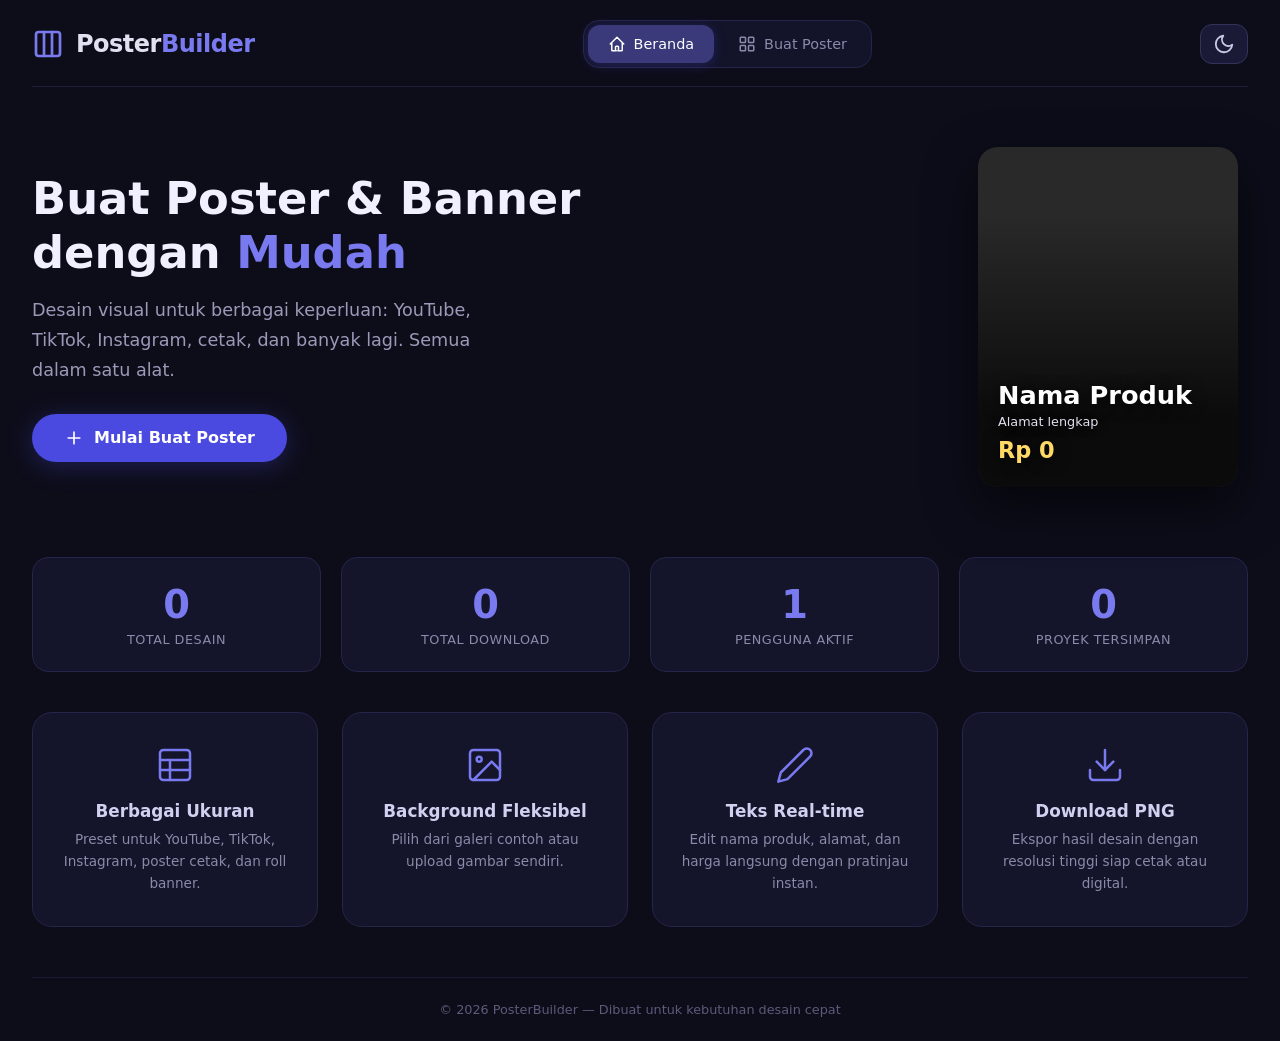
<file: index.html>
<!DOCTYPE html>
<html lang="id">
<head>
  <meta charset="UTF-8" />
  <meta name="viewport" content="width=device-width, initial-scale=1.0" />
  <title>Poster Builder - Home</title>
  <link rel="stylesheet" href="style.css" />
</head>
<body>
  <div class="app-wrapper home-page">
    <!-- Header -->
    <header class="main-header">
      <div class="logo">
        <svg class="logo-icon" width="32" height="32" viewBox="0 0 24 24" fill="none" stroke="#7a7af0" stroke-width="2" stroke-linecap="round" stroke-linejoin="round">
          <rect x="3" y="3" width="18" height="18" rx="2" ry="2"/>
          <line x1="9" y1="3" x2="9" y2="21"/>
          <line x1="15" y1="3" x2="15" y2="21"/>
        </svg>
        <span class="logo-text">Poster<span class="highlight">Builder</span></span>
      </div>
      <nav class="main-nav">
        <a href="index.html" class="active">
          <svg width="18" height="18" viewBox="0 0 24 24" fill="none" stroke="currentColor" stroke-width="2" stroke-linecap="round" stroke-linejoin="round">
            <path d="M3 12l2-2m0 0l7-7 7 7M5 10v10a1 1 0 001 1h3m10-11l2 2m-2-2v10a1 1 0 01-1 1h-3m-4 0a1 1 0 01-1-1v-4a1 1 0 011-1h2a1 1 0 011 1v4a1 1 0 01-1 1"/>
          </svg>
          Beranda
        </a>
        <a href="fitur.html">
          <svg width="18" height="18" viewBox="0 0 24 24" fill="none" stroke="currentColor" stroke-width="2" stroke-linecap="round" stroke-linejoin="round">
            <rect x="3" y="3" width="7" height="7" rx="1"/>
            <rect x="14" y="3" width="7" height="7" rx="1"/>
            <rect x="3" y="14" width="7" height="7" rx="1"/>
            <rect x="14" y="14" width="7" height="7" rx="1"/>
          </svg>
          Buat Poster
        </a>
      </nav>
      <button class="theme-toggle" id="themeToggleHome" title="Toggle Dark/Light Mode">
        <svg width="22" height="22" viewBox="0 0 24 24" fill="none" stroke="currentColor" stroke-width="2" stroke-linecap="round" stroke-linejoin="round">
          <path d="M21 12.79A9 9 0 1 1 11.21 3 7 7 0 0 0 21 12.79z"/>
        </svg>
      </button>
    </header>

    <!-- Hero -->
    <section class="hero">
      <div class="hero-content">
        <h1>Buat Poster &amp; Banner <br />dengan <span class="highlight">Mudah</span></h1>
        <p>
          Desain visual untuk berbagai keperluan: YouTube, TikTok, Instagram,
          cetak, dan banyak lagi. Semua dalam satu alat.
        </p>
        <a href="fitur.html" class="btn-primary">
          <svg width="20" height="20" viewBox="0 0 24 24" fill="none" stroke="currentColor" stroke-width="2" stroke-linecap="round" stroke-linejoin="round">
            <path d="M12 5v14M5 12h14"/>
          </svg>
          Mulai Buat Poster
        </a>
      </div>
      <div class="hero-visual">
        <div class="mockup-poster">
          <div class="mockup-content">
            <div class="mockup-title">Nama Produk</div>
            <div class="mockup-address">Alamat lengkap</div>
            <div class="mockup-price">Rp 0</div>
          </div>
        </div>
      </div>
    </section>

    <!-- STATISTIK / ANALITIK -->
    <section class="stats-section">
      <div class="stats-grid">
        <div class="stat-card">
          <div class="stat-number" id="totalDesigns">0</div>
          <div class="stat-label">Total Desain</div>
        </div>
        <div class="stat-card">
          <div class="stat-number" id="totalDownloads">0</div>
          <div class="stat-label">Total Download</div>
        </div>
        <div class="stat-card">
          <div class="stat-number" id="activeUsers">0</div>
          <div class="stat-label">Pengguna Aktif</div>
        </div>
        <div class="stat-card">
          <div class="stat-number" id="savedProjects">0</div>
          <div class="stat-label">Proyek Tersimpan</div>
        </div>
      </div>
    </section>

    <!-- Fitur Unggulan -->
    <section class="features-grid">
      <div class="feature-card">
        <div class="feature-icon">
          <svg width="40" height="40" viewBox="0 0 24 24" fill="none" stroke="#7a7af0" stroke-width="1.5" stroke-linecap="round" stroke-linejoin="round">
            <rect x="3" y="3" width="18" height="18" rx="2"/>
            <line x1="3" y1="9" x2="21" y2="9"/>
            <line x1="3" y1="15" x2="21" y2="15"/>
            <line x1="9" y1="21" x2="9" y2="9"/>
          </svg>
        </div>
        <h3>Berbagai Ukuran</h3>
        <p>Preset untuk YouTube, TikTok, Instagram, poster cetak, dan roll banner.</p>
      </div>
      <div class="feature-card">
        <div class="feature-icon">
          <svg width="40" height="40" viewBox="0 0 24 24" fill="none" stroke="#7a7af0" stroke-width="1.5" stroke-linecap="round" stroke-linejoin="round">
            <rect x="3" y="3" width="18" height="18" rx="2"/>
            <circle cx="8.5" cy="8.5" r="1.5"/>
            <polyline points="21 15 16 10 5 21"/>
          </svg>
        </div>
        <h3>Background Fleksibel</h3>
        <p>Pilih dari galeri contoh atau upload gambar sendiri.</p>
      </div>
      <div class="feature-card">
        <div class="feature-icon">
          <svg width="40" height="40" viewBox="0 0 24 24" fill="none" stroke="#7a7af0" stroke-width="1.5" stroke-linecap="round" stroke-linejoin="round">
            <path d="M17 3a2.83 2.83 0 1 1 4 4L7.5 20.5 2 22l1.5-5.5L17 3z"/>
          </svg>
        </div>
        <h3>Teks Real-time</h3>
        <p>Edit nama produk, alamat, dan harga langsung dengan pratinjau instan.</p>
      </div>
      <div class="feature-card">
        <div class="feature-icon">
          <svg width="40" height="40" viewBox="0 0 24 24" fill="none" stroke="#7a7af0" stroke-width="1.5" stroke-linecap="round" stroke-linejoin="round">
            <path d="M21 15v4a2 2 0 0 1-2 2H5a2 2 0 0 1-2-2v-4"/>
            <polyline points="7 10 12 15 17 10"/>
            <line x1="12" y1="15" x2="12" y2="3"/>
          </svg>
        </div>
        <h3>Download PNG</h3>
        <p>Ekspor hasil desain dengan resolusi tinggi siap cetak atau digital.</p>
      </div>
    </section>

    <!-- Footer -->
    <footer class="main-footer">
      <p>© 2026 PosterBuilder — Dibuat untuk kebutuhan desain cepat</p>
    </footer>
  </div>

  <script src="script.js"></script>
  <script src="analytics.js"></script>
</body>
</html>
</file>
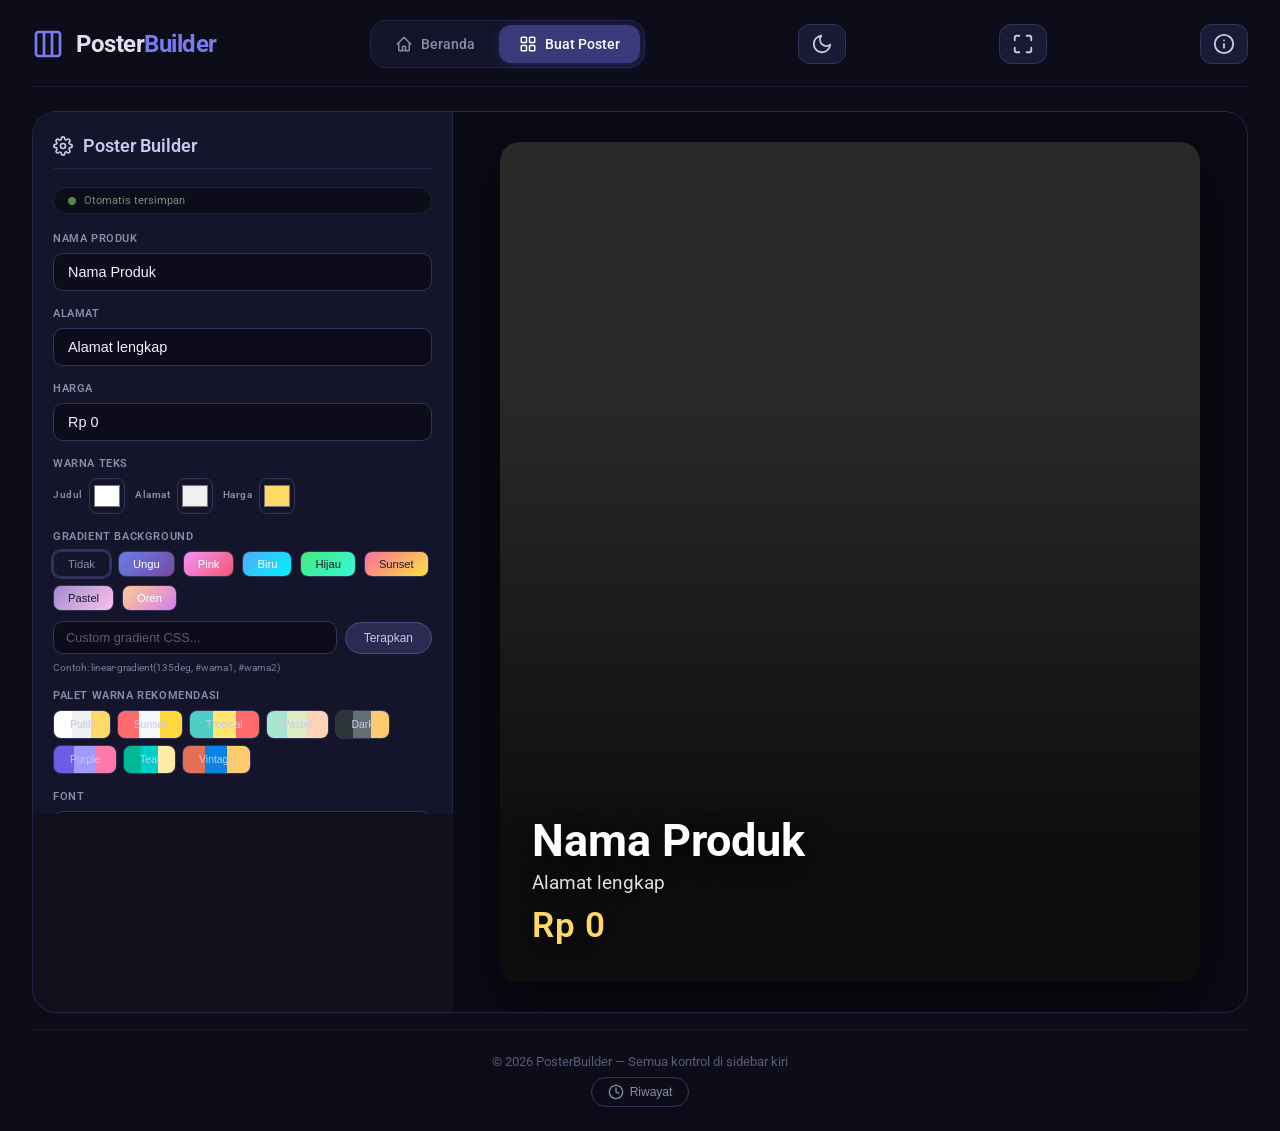
<file: fitur.html>
<!DOCTYPE html>
<html lang="id">
<head>
  <meta charset="UTF-8" />
  <meta name="viewport" content="width=device-width, initial-scale=1.0" />
  <title>Poster Builder - Fitur</title>
  <link rel="stylesheet" href="style.css" />
  <link href="https://fonts.googleapis.com/css2?family=Inter:wght@400;500;600;700&family=Playfair+Display:wght@400;600;700&family=Poppins:wght@400;500;600;700&family=Roboto:wght@400;500;700&family=Montserrat:wght@400;500;600;700&family=Open+Sans:wght@400;600;700&family=Lato:wght@400;700&family=Oswald:wght@400;500;600&family=Raleway:wght@400;600;700&family=Merriweather:wght@400;700&family=Nunito:wght@400;600;700&family=Quicksand:wght@400;600;700&family=Work+Sans:wght@400;500;600&family=Rubik:wght@400;500;600&family=Space+Grotesk:wght@400;500;600&display=swap" rel="stylesheet" />
</head>
<body>
  <div class="app-wrapper fitur-page">
    <!-- Header -->
    <header class="main-header">
      <div class="logo">
        <svg class="logo-icon" width="32" height="32" viewBox="0 0 24 24" fill="none" stroke="#7a7af0" stroke-width="2" stroke-linecap="round" stroke-linejoin="round">
          <rect x="3" y="3" width="18" height="18" rx="2" ry="2"/>
          <line x1="9" y1="3" x2="9" y2="21"/>
          <line x1="15" y1="3" x2="15" y2="21"/>
        </svg>
        <span class="logo-text">Poster<span class="highlight">Builder</span></span>
      </div>
      <nav class="main-nav">
        <a href="index.html">
          <svg width="18" height="18" viewBox="0 0 24 24" fill="none" stroke="currentColor" stroke-width="2" stroke-linecap="round" stroke-linejoin="round">
            <path d="M3 12l2-2m0 0l7-7 7 7M5 10v10a1 1 0 001 1h3m10-11l2 2m-2-2v10a1 1 0 01-1 1h-3m-4 0a1 1 0 01-1-1v-4a1 1 0 011-1h2a1 1 0 011 1v4a1 1 0 01-1 1"/>
          </svg>
          Beranda
        </a>
        <a href="fitur.html" class="active">
          <svg width="18" height="18" viewBox="0 0 24 24" fill="none" stroke="currentColor" stroke-width="2" stroke-linecap="round" stroke-linejoin="round">
            <rect x="3" y="3" width="7" height="7" rx="1"/>
            <rect x="14" y="3" width="7" height="7" rx="1"/>
            <rect x="3" y="14" width="7" height="7" rx="1"/>
            <rect x="14" y="14" width="7" height="7" rx="1"/>
          </svg>
          Buat Poster
        </a>
      </nav>
      <button class="theme-toggle" id="themeToggle" title="Toggle Dark/Light Mode">
        <svg width="22" height="22" viewBox="0 0 24 24" fill="none" stroke="currentColor" stroke-width="2" stroke-linecap="round" stroke-linejoin="round">
          <path d="M21 12.79A9 9 0 1 1 11.21 3 7 7 0 0 0 21 12.79z"/>
        </svg>
      </button>
      <button class="focus-toggle" id="focusToggle" title="Focus Mode">
        <svg width="22" height="22" viewBox="0 0 24 24" fill="none" stroke="currentColor" stroke-width="2" stroke-linecap="round" stroke-linejoin="round">
          <path d="M8 3H5a2 2 0 0 0-2 2v3m18 0V5a2 2 0 0 0-2-2h-3m0 18h3a2 2 0 0 0 2-2v-3M3 16v3a2 2 0 0 0 2 2h3"/>
        </svg>
      </button>
      <button class="guide-toggle" id="guideToggle" title="Panduan">
        <svg width="22" height="22" viewBox="0 0 24 24" fill="none" stroke="currentColor" stroke-width="2" stroke-linecap="round" stroke-linejoin="round">
          <circle cx="12" cy="12" r="10"/>
          <line x1="12" y1="16" x2="12" y2="12"/>
          <line x1="12" y1="8" x2="12.01" y2="8"/>
        </svg>
      </button>
    </header>

    <!-- Container utama: sidebar kiri + pratinjau kanan -->
    <div class="builder-container" id="builderContainer">

      <!-- SIDEBAR KIRI -->
      <aside class="sidebar" id="sidebar">
        <h2>
          <svg width="20" height="20" viewBox="0 0 24 24" fill="none" stroke="currentColor" stroke-width="2" stroke-linecap="round" stroke-linejoin="round">
            <circle cx="12" cy="12" r="3"/>
            <path d="M19.4 15a1.65 1.65 0 0 0 .33 1.82l.06.06a2 2 0 0 1 0 2.83 2 2 0 0 1-2.83 0l-.06-.06a1.65 1.65 0 0 0-1.82-.33 1.65 1.65 0 0 0-1 1.51V21a2 2 0 0 1-2 2 2 2 0 0 1-2-2v-.09A1.65 1.65 0 0 0 9 19.4a1.65 1.65 0 0 0-1.82.33l-.06.06a2 2 0 0 1-2.83 0 2 2 0 0 1 0-2.83l.06-.06A1.65 1.65 0 0 0 4.68 15a1.65 1.65 0 0 0-1.51-1H3a2 2 0 0 1-2-2 2 2 0 0 1 2-2h.09A1.65 1.65 0 0 0 4.6 9a1.65 1.65 0 0 0-.33-1.82l-.06-.06a2 2 0 0 1 0-2.83 2 2 0 0 1 2.83 0l.06.06A1.65 1.65 0 0 0 9 4.68a1.65 1.65 0 0 0 1-1.51V3a2 2 0 0 1 2-2 2 2 0 0 1 2 2v.09a1.65 1.65 0 0 0 1 1.51 1.65 1.65 0 0 0 1.82-.33l.06-.06a2 2 0 0 1 2.83 0 2 2 0 0 1 0 2.83l-.06.06A1.65 1.65 0 0 0 19.4 9a1.65 1.65 0 0 0 1.51 1H21a2 2 0 0 1 2 2 2 2 0 0 1-2 2h-.09a1.65 1.65 0 0 0-1.51 1z"/>
          </svg>
          Poster Builder
        </h2>

        <!-- AUTO SAVE INDICATOR -->
        <div class="auto-save-indicator" id="autoSaveIndicator">
          <span class="save-dot" id="saveDot"></span>
          <span id="saveStatus">Otomatis tersimpan</span>
        </div>

        <!-- TEKS -->
        <div class="control-group">
          <label>Nama Produk</label>
          <input type="text" id="productInput" value="Nama Produk" />
        </div>
        <div class="control-group">
          <label>Alamat</label>
          <input type="text" id="addressInput" value="Alamat lengkap" />
        </div>
        <div class="control-group">
          <label>Harga</label>
          <input type="text" id="priceInput" value="Rp 0" />
        </div>

        <!-- WARNA TEKS -->
        <div class="control-group">
          <label>Warna Teks</label>
          <div style="display:flex; gap:10px; flex-wrap:wrap;">
            <div style="display:flex; align-items:center; gap:6px;">
              <label style="font-size:0.65rem; text-transform:none; color:#8a8aaa;">Judul</label>
              <input type="color" id="titleColor" value="#ffffff" style="width:36px; height:36px; border-radius:8px; border:1px solid #33335a; background:transparent; cursor:pointer; padding:2px;" />
            </div>
            <div style="display:flex; align-items:center; gap:6px;">
              <label style="font-size:0.65rem; text-transform:none; color:#8a8aaa;">Alamat</label>
              <input type="color" id="addressColor" value="#f0f0f0" style="width:36px; height:36px; border-radius:8px; border:1px solid #33335a; background:transparent; cursor:pointer; padding:2px;" />
            </div>
            <div style="display:flex; align-items:center; gap:6px;">
              <label style="font-size:0.65rem; text-transform:none; color:#8a8aaa;">Harga</label>
              <input type="color" id="priceColor" value="#ffd966" style="width:36px; height:36px; border-radius:8px; border:1px solid #33335a; background:transparent; cursor:pointer; padding:2px;" />
            </div>
          </div>
        </div>

        <!-- GRADIENT BACKGROUND -->
        <div class="control-group">
          <label>Gradient Background</label>
          <div style="display:flex; flex-wrap:wrap; gap:8px; align-items:center; margin-bottom:6px;">
            <button class="gradient-btn active" data-gradient="none" style="padding:6px 14px; border-radius:8px; border:1px solid #33335a; background:transparent; color:#8a8aaa; cursor:pointer; font-size:0.7rem;">Tidak</button>
            <button class="gradient-btn" data-gradient="linear-gradient(135deg, #667eea 0%, #764ba2 100%)" style="padding:6px 14px; border-radius:8px; border:1px solid #33335a; background:linear-gradient(135deg, #667eea, #764ba2); color:white; cursor:pointer; font-size:0.7rem;">Ungu</button>
            <button class="gradient-btn" data-gradient="linear-gradient(135deg, #f093fb 0%, #f5576c 100%)" style="padding:6px 14px; border-radius:8px; border:1px solid #33335a; background:linear-gradient(135deg, #f093fb, #f5576c); color:white; cursor:pointer; font-size:0.7rem;">Pink</button>
            <button class="gradient-btn" data-gradient="linear-gradient(135deg, #4facfe 0%, #00f2fe 100%)" style="padding:6px 14px; border-radius:8px; border:1px solid #33335a; background:linear-gradient(135deg, #4facfe, #00f2fe); color:white; cursor:pointer; font-size:0.7rem;">Biru</button>
            <button class="gradient-btn" data-gradient="linear-gradient(135deg, #43e97b 0%, #38f9d7 100%)" style="padding:6px 14px; border-radius:8px; border:1px solid #33335a; background:linear-gradient(135deg, #43e97b, #38f9d7); color:#1a1a2e; cursor:pointer; font-size:0.7rem;">Hijau</button>
            <button class="gradient-btn" data-gradient="linear-gradient(135deg, #fa709a 0%, #fee140 100%)" style="padding:6px 14px; border-radius:8px; border:1px solid #33335a; background:linear-gradient(135deg, #fa709a, #fee140); color:#1a1a2e; cursor:pointer; font-size:0.7rem;">Sunset</button>
            <button class="gradient-btn" data-gradient="linear-gradient(135deg, #a18cd1 0%, #fbc2eb 100%)" style="padding:6px 14px; border-radius:8px; border:1px solid #33335a; background:linear-gradient(135deg, #a18cd1, #fbc2eb); color:#1a1a2e; cursor:pointer; font-size:0.7rem;">Pastel</button>
            <button class="gradient-btn" data-gradient="linear-gradient(135deg, #fccb90 0%, #d57eeb 100%)" style="padding:6px 14px; border-radius:8px; border:1px solid #33335a; background:linear-gradient(135deg, #fccb90, #d57eeb); color:white; cursor:pointer; font-size:0.7rem;">Oren</button>
          </div>
          <div style="display:flex; gap:8px; flex-wrap:wrap; align-items:center;">
            <input type="text" id="gradientCustom" placeholder="Custom gradient CSS..." style="flex:1; min-width:150px; background:#0c0c1a; border:1px solid #33335a; border-radius:10px; padding:8px 12px; color:#f0f0ff; font-size:0.8rem;" />
            <button class="btn-apply-gradient" id="applyGradientBtn" style="background:#2a2a52; border:1px solid #4a4a7a; color:#c8c8e8; padding:8px 18px; border-radius:30px; cursor:pointer; font-size:0.75rem;">Terapkan</button>
          </div>
          <div style="font-size:0.6rem; color:#7a7a9a; margin-top:4px;">Contoh: linear-gradient(135deg, #warna1, #warna2)</div>
        </div>

        <!-- PALET WARNA -->
        <div class="control-group">
          <label>Palet Warna Rekomendasi</label>
          <div style="display:flex; flex-wrap:wrap; gap:6px;">
            <button class="palette-btn" data-title="#ffffff" data-address="#f0f0f0" data-price="#ffd966" style="background:linear-gradient(90deg,#ffffff 33%,#f0f0f0 33%,#f0f0f0 66%,#ffd966 66%); border:1px solid #33335a; border-radius:8px; padding:8px 16px; color:#c8c8e8; cursor:pointer; font-size:0.65rem;">Putih</button>
            <button class="palette-btn" data-title="#ff6b6b" data-address="#f8f9fa" data-price="#ffd93d" style="background:linear-gradient(90deg,#ff6b6b 33%,#f8f9fa 33%,#f8f9fa 66%,#ffd93d 66%); border:1px solid #33335a; border-radius:8px; padding:8px 16px; color:#c8c8e8; cursor:pointer; font-size:0.65rem;">Sunset</button>
            <button class="palette-btn" data-title="#4ecdc4" data-address="#ffe66d" data-price="#ff6b6b" style="background:linear-gradient(90deg,#4ecdc4 33%,#ffe66d 33%,#ffe66d 66%,#ff6b6b 66%); border:1px solid #33335a; border-radius:8px; padding:8px 16px; color:#c8c8e8; cursor:pointer; font-size:0.65rem;">Tropical</button>
            <button class="palette-btn" data-title="#a8e6cf" data-address="#dcedc1" data-price="#ffd3b6" style="background:linear-gradient(90deg,#a8e6cf 33%,#dcedc1 33%,#dcedc1 66%,#ffd3b6 66%); border:1px solid #33335a; border-radius:8px; padding:8px 16px; color:#c8c8e8; cursor:pointer; font-size:0.65rem;">Pastel</button>
            <button class="palette-btn" data-title="#2d3436" data-address="#636e72" data-price="#fdcb6e" style="background:linear-gradient(90deg,#2d3436 33%,#636e72 33%,#636e72 66%,#fdcb6e 66%); border:1px solid #33335a; border-radius:8px; padding:8px 16px; color:#c8c8e8; cursor:pointer; font-size:0.65rem;">Dark</button>
            <button class="palette-btn" data-title="#6c5ce7" data-address="#a29bfe" data-price="#fd79a8" style="background:linear-gradient(90deg,#6c5ce7 33%,#a29bfe 33%,#a29bfe 66%,#fd79a8 66%); border:1px solid #33335a; border-radius:8px; padding:8px 16px; color:#c8c8e8; cursor:pointer; font-size:0.65rem;">Purple</button>
            <button class="palette-btn" data-title="#00b894" data-address="#00cec9" data-price="#ffeaa7" style="background:linear-gradient(90deg,#00b894 33%,#00cec9 33%,#00cec9 66%,#ffeaa7 66%); border:1px solid #33335a; border-radius:8px; padding:8px 16px; color:#c8c8e8; cursor:pointer; font-size:0.65rem;">Teal</button>
            <button class="palette-btn" data-title="#e17055" data-address="#0984e3" data-price="#fdcb6e" style="background:linear-gradient(90deg,#e17055 33%,#0984e3 33%,#0984e3 66%,#fdcb6e 66%); border:1px solid #33335a; border-radius:8px; padding:8px 16px; color:#c8c8e8; cursor:pointer; font-size:0.65rem;">Vintage</button>
          </div>
        </div>

        <!-- FONT LENGKAP -->
        <div class="control-group">
          <label>Font</label>
          <select id="fontSelect" style="width:100%; background:#0c0c1a; border:1px solid #33335a; border-radius:10px; padding:10px 14px; color:#f0f0ff; font-size:0.9rem;">
            <option value="'Segoe UI', Roboto, sans-serif">Segoe UI (Default)</option>
            <option value="'Inter', sans-serif">Inter</option>
            <option value="'Poppins', sans-serif">Poppins</option>
            <option value="'Roboto', sans-serif">Roboto</option>
            <option value="'Montserrat', sans-serif">Montserrat</option>
            <option value="'Playfair Display', serif">Playfair Display</option>
            <option value="'Open Sans', sans-serif">Open Sans</option>
            <option value="'Lato', sans-serif">Lato</option>
            <option value="'Oswald', sans-serif">Oswald</option>
            <option value="'Raleway', sans-serif">Raleway</option>
            <option value="'Merriweather', serif">Merriweather</option>
            <option value="'Nunito', sans-serif">Nunito</option>
            <option value="'Quicksand', sans-serif">Quicksand</option>
            <option value="'Work Sans', sans-serif">Work Sans</option>
            <option value="'Rubik', sans-serif">Rubik</option>
            <option value="'Space Grotesk', sans-serif">Space Grotesk</option>
          </select>
        </div>

        <!-- POSISI TEKS -->
        <div class="control-group">
          <label>Posisi Teks</label>
          <div style="display:flex; gap:8px; flex-wrap:wrap;">
            <button class="align-btn active" data-align="left" style="padding:6px 14px; border-radius:8px; border:1px solid #33335a; background:#2a2a52; color:#c8c8e8; cursor:pointer; font-size:0.75rem;">Kiri</button>
            <button class="align-btn" data-align="center" style="padding:6px 14px; border-radius:8px; border:1px solid #33335a; background:transparent; color:#8a8aaa; cursor:pointer; font-size:0.75rem;">Tengah</button>
            <button class="align-btn" data-align="right" style="padding:6px 14px; border-radius:8px; border:1px solid #33335a; background:transparent; color:#8a8aaa; cursor:pointer; font-size:0.75rem;">Kanan</button>
            <button class="align-btn" data-align="justify" style="padding:6px 14px; border-radius:8px; border:1px solid #33335a; background:transparent; color:#8a8aaa; cursor:pointer; font-size:0.75rem;">Rata</button>
          </div>
        </div>

        <!-- EFEK & FILTER -->
        <div class="control-group">
          <label>Efek &amp; Filter Background</label>
          <div style="display:grid; grid-template-columns:1fr 1fr; gap:6px;">
            <div style="display:flex; align-items:center; gap:6px;">
              <label style="font-size:0.6rem; text-transform:none; color:#8a8aaa;">Blur</label>
              <input type="range" id="blurRange" min="0" max="10" value="0" step="0.5" style="flex:1; accent-color:#7a7af0;" />
              <span id="blurValue" style="font-size:0.65rem; color:#8a8aaa; min-width:24px;">0</span>
            </div>
            <div style="display:flex; align-items:center; gap:6px;">
              <label style="font-size:0.6rem; text-transform:none; color:#8a8aaa;">Bright</label>
              <input type="range" id="brightnessRange" min="0.3" max="2.0" value="1.0" step="0.1" style="flex:1; accent-color:#7a7af0;" />
              <span id="brightnessValue" style="font-size:0.65rem; color:#8a8aaa; min-width:24px;">1.0</span>
            </div>
            <div style="display:flex; align-items:center; gap:6px;">
              <label style="font-size:0.6rem; text-transform:none; color:#8a8aaa;">Contrast</label>
              <input type="range" id="contrastRange" min="0.5" max="2.0" value="1.0" step="0.1" style="flex:1; accent-color:#7a7af0;" />
              <span id="contrastValue" style="font-size:0.65rem; color:#8a8aaa; min-width:24px;">1.0</span>
            </div>
            <div style="display:flex; align-items:center; gap:6px;">
              <label style="font-size:0.6rem; text-transform:none; color:#8a8aaa;">Grayscale</label>
              <input type="range" id="grayscaleRange" min="0" max="100" value="0" step="5" style="flex:1; accent-color:#7a7af0;" />
              <span id="grayscaleValue" style="font-size:0.65rem; color:#8a8aaa; min-width:24px;">0%</span>
            </div>
          </div>
        </div>

        <!-- WATERMARK -->
        <div class="control-group">
          <label>Watermark</label>
          <div style="display:flex; flex-wrap:wrap; gap:8px; align-items:center;">
            <input type="text" id="watermarkInput" placeholder="Teks watermark..." style="flex:1; min-width:120px; background:#0c0c1a; border:1px solid #33335a; border-radius:10px; padding:8px 12px; color:#f0f0ff; font-size:0.85rem;" />
            <input type="color" id="watermarkColor" value="#ffffff" style="width:36px; height:36px; border-radius:8px; border:1px solid #33335a; background:transparent; cursor:pointer; padding:2px;" />
            <input type="range" id="watermarkOpacity" min="0.1" max="1.0" value="0.5" step="0.05" style="flex:1; min-width:80px; accent-color:#7a7af0;" />
            <span id="watermarkOpacityValue" style="font-size:0.65rem; color:#8a8aaa; min-width:32px;">0.5</span>
            <select id="watermarkPosition" style="background:#0c0c1a; border:1px solid #33335a; border-radius:10px; padding:8px 12px; color:#f0f0ff; font-size:0.8rem;">
              <option value="bottom-right">Kanan Bawah</option>
              <option value="bottom-left">Kiri Bawah</option>
              <option value="top-right">Kanan Atas</option>
              <option value="top-left">Kiri Atas</option>
              <option value="center">Tengah</option>
            </select>
            <button class="btn-remove-watermark" id="removeWatermarkBtn" style="background:#3a1a1a; border:1px solid #6a3a3a; color:#d8a0a0; padding:6px 14px; border-radius:30px; cursor:pointer; font-size:0.7rem;">
              <svg width="14" height="14" viewBox="0 0 24 24" fill="none" stroke="currentColor" stroke-width="2" stroke-linecap="round" stroke-linejoin="round"><line x1="18" y1="6" x2="6" y2="18"/><line x1="6" y1="6" x2="18" y2="18"/></svg>
              Hapus
            </button>
          </div>
        </div>

        <!-- PRESET UKURAN -->
        <div class="control-group">
          <label>Preset untuk</label>
          <div class="preset-grid">
            <button data-w="2560" data-h="1440">YouTube Banner <small>2560×1440</small></button>
            <button data-w="1080" data-h="1920">TikTok Promo <small>1080×1920</small></button>
            <button data-w="1080" data-h="1080">Instagram Feed <small>1:1</small></button>
            <button data-w="700" data-h="840">Poster Cetak <small>1:1.2</small></button>
            <button data-w="600" data-h="1200">Roll Banner <small>1:2</small></button>
            <button data-w="800" data-h="400">Panorama <small>2:1</small></button>
          </div>
        </div>

        <!-- UKURAN MANUAL -->
        <div class="control-group">
          <label>Ukuran Manual (px)</label>
          <div class="size-row">
            <div class="control-group">
              <label style="font-size:0.6rem;">Lebar</label>
              <input type="number" id="widthInput" value="700" min="100" max="3000" step="10" />
            </div>
            <div class="control-group">
              <label style="font-size:0.6rem;">Tinggi</label>
              <input type="number" id="heightInput" value="840" min="100" max="4000" step="10" />
            </div>
          </div>
        </div>

        <!-- BACKGROUND -->
        <div class="control-group">
          <label>Latar Belakang</label>
          <div class="bg-options">
            <button data-bg="https://picsum.photos/id/1015/1200/1600">Pemandangan</button>
            <button data-bg="https://picsum.photos/id/1043/1200/1600">Abstrak</button>
            <button data-bg="https://picsum.photos/id/1060/1200/1600">Tekstur</button>
            <button data-bg="https://picsum.photos/id/1074/1200/1600">Gelap</button>
          </div>
          <div class="file-upload-wrapper">
            <input type="file" id="bgFileInput" accept="image/*" />
            <button class="reset-bg-btn" id="resetBgBtn">
              <svg width="14" height="14" viewBox="0 0 24 24" fill="none" stroke="currentColor" stroke-width="2" stroke-linecap="round" stroke-linejoin="round"><polyline points="1 4 1 10 7 10"/><path d="M3.51 15a9 9 0 1 0 2.13-9.36L1 10"/></svg>
              Reset
            </button>
          </div>
          <div style="font-size:0.6rem; color:#7a7a9a; margin-top:4px;">Upload sendiri atau pilih contoh</div>
        </div>

        <!-- DOWNLOAD -->
        <button class="btn-download" id="downloadBtn">
          <svg width="20" height="20" viewBox="0 0 24 24" fill="none" stroke="currentColor" stroke-width="2" stroke-linecap="round" stroke-linejoin="round">
            <path d="M21 15v4a2 2 0 0 1-2 2H5a2 2 0 0 1-2-2v-4"/>
            <polyline points="7 10 12 15 17 10"/>
            <line x1="12" y1="15" x2="12" y2="3"/>
          </svg>
          Download PNG
        </button>
        <div class="caption">Hasil download sesuai ukuran yang ditampilkan</div>
      </aside>

      <!-- AREA UTAMA (PRATINJAU) -->
      <main class="main-area" id="mainArea">
        <div id="poster">
          <h1 id="productNameDisplay">Nama Produk</h1>
          <div class="address" id="addressDisplay">Alamat lengkap</div>
          <div class="price" id="priceDisplay">Rp 0</div>
          <div id="watermarkDisplay" style="position:absolute; z-index:2; pointer-events:none; font-size:1.2rem; font-weight:300; letter-spacing:2px; opacity:0.5; color:#ffffff; text-shadow:0 0 10px rgba(0,0,0,0.5);"></div>
        </div>
      </main>

    </div>

    <!-- Footer -->
    <footer class="main-footer">
      <p>© 2026 PosterBuilder — Semua kontrol di sidebar kiri</p>
    </footer>
  </div>

  <!-- History Modal -->
  <div class="modal-overlay" id="historyModal">
    <div class="modal-content">
      <div class="modal-header">
        <h3>
          <svg width="20" height="20" viewBox="0 0 24 24" fill="none" stroke="currentColor" stroke-width="2" stroke-linecap="round" stroke-linejoin="round">
            <circle cx="12" cy="12" r="10"/>
            <polyline points="12 6 12 12 16 14"/>
          </svg>
          Riwayat Perubahan
        </h3>
        <button class="modal-close" id="historyClose">
          <svg width="24" height="24" viewBox="0 0 24 24" fill="none" stroke="currentColor" stroke-width="2" stroke-linecap="round" stroke-linejoin="round"><line x1="18" y1="6" x2="6" y2="18"/><line x1="6" y1="6" x2="18" y2="18"/></svg>
        </button>
      </div>
      <div class="modal-body" id="historyList">
        <p style="color:#6a6a8a; text-align:center; padding:20px 0;">Belum ada riwayat.</p>
      </div>
      <div class="modal-footer">
        <button class="btn-secondary" id="historyClear">Hapus Semua</button>
        <button class="btn-primary-modal" id="historyCloseBtn">Tutup</button>
      </div>
    </div>
  </div>

  <!-- Guide Modal -->
  <div class="modal-overlay" id="guideModal">
    <div class="modal-content guide-modal">
      <div class="modal-header">
        <h3>
          <svg width="20" height="20" viewBox="0 0 24 24" fill="none" stroke="currentColor" stroke-width="2" stroke-linecap="round" stroke-linejoin="round">
            <circle cx="12" cy="12" r="10"/>
            <line x1="12" y1="16" x2="12" y2="12"/>
            <line x1="12" y1="8" x2="12.01" y2="8"/>
          </svg>
          Panduan Penggunaan
        </h3>
        <button class="modal-close" id="guideClose">
          <svg width="24" height="24" viewBox="0 0 24 24" fill="none" stroke="currentColor" stroke-width="2" stroke-linecap="round" stroke-linejoin="round"><line x1="18" y1="6" x2="6" y2="18"/><line x1="6" y1="6" x2="18" y2="18"/></svg>
        </button>
      </div>
      <div class="modal-body guide-body">
        <div class="guide-step">
          <span class="guide-number">1</span>
          <div>
            <h4>Edit Teks</h4>
            <p>Isi kolom <strong>Nama Produk</strong>, <strong>Alamat</strong>, dan <strong>Harga</strong>. Perubahan akan langsung terlihat di pratinjau.</p>
          </div>
        </div>
        <div class="guide-step">
          <span class="guide-number">2</span>
          <div>
            <h4>Ubah Warna &amp; Font</h4>
            <p>Gunakan <strong>color picker</strong> untuk mengubah warna teks. Pilih font dari dropdown atau gunakan <strong>Palet Warna</strong> untuk rekomendasi cepat.</p>
          </div>
        </div>
        <div class="guide-step">
          <span class="guide-number">3</span>
          <div>
            <h4>Atur Posisi &amp; Efek</h4>
            <p>Klik tombol posisi (Kiri/Tengah/Kanan/Rata) dan sesuaikan <strong>filter</strong> (Blur, Brightness, Contrast, Grayscale) pada background.</p>
          </div>
        </div>
        <div class="guide-step">
          <span class="guide-number">4</span>
          <div>
            <h4>Tambahkan Watermark</h4>
            <p>Isi teks watermark, atur warna, opacity, dan posisi. Klik <strong>Hapus</strong> untuk menghilangkannya.</p>
          </div>
        </div>
        <div class="guide-step">
          <span class="guide-number">5</span>
          <div>
            <h4>Gradient Background</h4>
            <p>Pilih dari preset gradient atau masukkan custom CSS gradient. Gradient akan menggantikan gambar background.</p>
          </div>
        </div>
        <div class="guide-step">
          <span class="guide-number">6</span>
          <div>
            <h4>Pilih Ukuran &amp; Background</h4>
            <p>Gunakan <strong>Preset</strong> untuk berbagai platform atau atur ukuran manual. Pilih background dari galeri atau upload sendiri.</p>
          </div>
        </div>
        <div class="guide-step">
          <span class="guide-number">7</span>
          <div>
            <h4>Download &amp; Simpan</h4>
            <p>Klik <strong>Download PNG</strong> untuk menyimpan desain. Desain akan <strong>auto-save</strong> secara otomatis setiap 30 detik.</p>
          </div>
        </div>
        <div class="guide-step">
          <span class="guide-number">8</span>
          <div>
            <h4>Mode Fokus</h4>
            <p>Klik ikon <strong>⊞</strong> untuk masuk ke mode fokus (menyembunyikan sidebar) agar fokus pada pratinjau.</p>
          </div>
        </div>
        <div class="guide-step">
          <span class="guide-number">9</span>
          <div>
            <h4>Riwayat</h4>
            <p>Klik tombol <strong>Riwayat</strong> di footer untuk melihat perubahan yang pernah Anda buat.</p>
          </div>
        </div>
      </div>
      <div class="modal-footer">
        <button class="btn-primary-modal" id="guideCloseBtn">Saya Mengerti</button>
      </div>
    </div>
  </div>

  <!-- Toast / Notifikasi -->
  <div id="toastContainer" style="position:fixed; bottom:30px; right:30px; z-index:9999; display:flex; flex-direction:column; gap:10px; max-width:380px; width:100%;"></div>

  <script src="script.js"></script>
  <script src="history.js"></script>
  <script src="analytics.js"></script>
  <script src="toast.js"></script>
</body>
  </html>
</file>
<file: style.css>
/* ===== RESET & BASE ===== */
* {
  margin: 0;
  padding: 0;
  box-sizing: border-box;
}

body {
  background: #0d0d1a;
  font-family: 'Segoe UI', Roboto, system-ui, -apple-system, sans-serif;
  color: #e8e8f0;
  min-height: 100vh;
  transition: background 0.3s ease, color 0.3s ease;
}

.app-wrapper {
  max-width: 1440px;
  margin: 0 auto;
  padding: 0 32px;
  display: flex;
  flex-direction: column;
  min-height: 100vh;
}

/* ===== DARK / LIGHT MODE ===== */
body.light-mode {
  background: #f0f0f8;
  color: #1a1a2e;
}

body.light-mode .main-header {
  border-bottom-color: #d0d0e0;
}

body.light-mode .main-nav {
  background: #e8e8f0;
  border-color: #c0c0d0;
}

body.light-mode .main-nav a {
  color: #5a5a7a;
}

body.light-mode .main-nav a:hover {
  background: #d0d0e0;
  color: #1a1a2e;
}

body.light-mode .main-nav a.active {
  background: #7a7af0;
  color: #ffffff;
}

body.light-mode .fitur-page .sidebar {
  background: #e8e8f0;
  border-color: #c0c0d0;
}

body.light-mode .fitur-page .sidebar input,
body.light-mode .fitur-page .sidebar select {
  background: #f8f8ff;
  border-color: #b0b0c8;
  color: #1a1a2e;
}

body.light-mode .fitur-page .sidebar label {
  color: #5a5a7a;
}

body.light-mode .control-group label {
  color: #5a5a7a;
}

body.light-mode .fitur-page .sidebar h2 {
  color: #1a1a2e;
  border-color: #c0c0d0;
}

body.light-mode .preset-grid button {
  background: #d8d8e8;
  border-color: #b0b0c8;
  color: #1a1a2e;
}

body.light-mode .preset-grid button:hover {
  background: #c0c0d8;
  border-color: #7a7af0;
}

body.light-mode .bg-options button {
  background: #d8d8e8;
  border-color: #b0b0c8;
  color: #1a1a2e;
}

body.light-mode .bg-options button:hover {
  background: #c0c0d8;
  border-color: #7a7af0;
}

body.light-mode .file-upload-wrapper input[type="file"] {
  background: #f8f8ff;
  border-color: #b0b0c8;
  color: #1a1a2e;
}

body.light-mode .file-upload-wrapper input[type="file"]::file-selector-button {
  background: #d0d0e0;
  color: #1a1a2e;
}

body.light-mode .reset-bg-btn {
  background: #e0d0e0;
  border-color: #b0a0b0;
  color: #3a2a3a;
}

body.light-mode .fitur-page .sidebar .caption {
  color: #8a8aaa;
  border-color: #c0c0d0;
}

body.light-mode .fitur-page .main-area {
  background: #e8e8f0;
}

body.light-mode .fitur-page .builder-container {
  background: #e8e8f0;
  border-color: #c0c0d0;
}

body.light-mode .main-footer {
  border-color: #d0d0e0;
  color: #8a8aaa;
}

body.light-mode .feature-card {
  background: #e8e8f0;
  border-color: #c0c0d0;
}

body.light-mode .feature-card h3 {
  color: #1a1a2e;
}

body.light-mode .feature-card p {
  color: #5a5a7a;
}

body.light-mode .hero-content h1 {
  color: #1a1a2e;
}

body.light-mode .hero-content p {
  color: #5a5a7a;
}

body.light-mode .logo-text {
  color: #1a1a2e;
}

body.light-mode .modal-content {
  background: #f0f0f8;
  color: #1a1a2e;
}

body.light-mode .modal-body {
  border-color: #d0d0e0;
}

body.light-mode .modal-body .history-item {
  background: #e8e8f0;
  border-color: #c0c0d0;
}

body.light-mode .modal-body .history-item .history-time {
  color: #6a6a8a;
}

body.light-mode .modal-body .history-item .history-detail {
  color: #3a3a5a;
}

body.light-mode .btn-secondary {
  background: #d0d0e0;
  color: #1a1a2e;
}

body.light-mode .btn-secondary:hover {
  background: #c0c0d0;
}

body.light-mode .align-btn {
  background: #d8d8e8;
  border-color: #b0b0c8;
  color: #1a1a2e;
}

body.light-mode .align-btn.active {
  background: #7a7af0;
  color: #ffffff;
  border-color: #7a7af0;
}

body.light-mode .align-btn:hover {
  background: #c0c0d8;
}

body.light-mode .align-btn.active:hover {
  background: #6a6ae0;
}

body.light-mode .theme-toggle,
body.light-mode .focus-toggle,
body.light-mode .guide-toggle {
  background: #d8d8e8;
  color: #1a1a2e;
}

body.light-mode .theme-toggle:hover,
body.light-mode .focus-toggle:hover,
body.light-mode .guide-toggle:hover {
  background: #c0c0d0;
}

body.light-mode .stats-section .stat-card {
  background: #e8e8f0;
  border-color: #c0c0d0;
}

body.light-mode .stats-section .stat-number {
  color: #1a1a2e;
}

body.light-mode .stats-section .stat-label {
  color: #5a5a7a;
}

body.light-mode .palette-btn {
  background: #d8d8e8 !important;
  border-color: #b0b0c8 !important;
  color: #1a1a2e !important;
}

body.light-mode .auto-save-indicator {
  background: #d8d8e8;
  border-color: #b0b0c8;
  color: #1a1a2e;
}

body.light-mode .guide-step h4 {
  color: #1a1a2e;
}

body.light-mode .guide-step p {
  color: #5a5a7a;
}

body.light-mode .guide-step .guide-number {
  background: #7a7af0;
  color: #ffffff;
}

body.light-mode .gradient-btn {
  background: #d8d8e8 !important;
  border-color: #b0b0c8 !important;
  color: #1a1a2e !important;
}

body.light-mode .gradient-btn.active {
  border-color: #7a7af0 !important;
  box-shadow: 0 0 0 2px rgba(122, 122, 240, 0.3);
}

body.light-mode .btn-apply-gradient {
  background: #d0d0e0;
  color: #1a1a2e;
}

/* ===== HEADER ===== */
.main-header {
  display: flex;
  justify-content: space-between;
  align-items: center;
  padding: 20px 0 18px;
  border-bottom: 1px solid #1e1e3a;
  flex-wrap: wrap;
  gap: 12px;
}

.logo {
  display: flex;
  align-items: center;
  gap: 12px;
  font-size: 1.5rem;
  font-weight: 700;
}

.logo-icon {
  flex-shrink: 0;
}

.logo-text {
  color: #e0e0f0;
  letter-spacing: -0.5px;
}

.logo-text .highlight {
  color: #7a7af0;
}

/* ===== NAVBAR ===== */
.main-nav {
  display: flex;
  gap: 4px;
  background: #13132a;
  padding: 4px;
  border-radius: 16px;
  border: 1px solid #25254a;
}

.main-nav a {
  display: flex;
  align-items: center;
  gap: 8px;
  color: #8a8aaa;
  text-decoration: none;
  font-weight: 500;
  font-size: 0.9rem;
  padding: 10px 20px;
  border-radius: 12px;
  transition: all 0.25s ease;
}

.main-nav a svg {
  flex-shrink: 0;
}

.main-nav a:hover {
  color: #d0d0f0;
  background: #22224a;
}

.main-nav a.active {
  color: #ffffff;
  background: #3a3a7a;
  box-shadow: 0 2px 12px rgba(70, 70, 200, 0.3);
}

.main-nav a.active:hover {
  background: #4a4a8a;
}

/* ===== HEADER BUTTONS ===== */
.theme-toggle,
.focus-toggle,
.guide-toggle {
  background: #1a1a36;
  border: 1px solid #33335a;
  border-radius: 12px;
  padding: 8px 12px;
  color: #c8c8e8;
  cursor: pointer;
  transition: all 0.25s ease;
  display: flex;
  align-items: center;
  justify-content: center;
}

.theme-toggle:hover,
.focus-toggle:hover,
.guide-toggle:hover {
  background: #2a2a52;
  border-color: #5a5ac0;
}

/* ===== FOCUS MODE ===== */
body.focus-mode .sidebar {
  display: none !important;
}

body.focus-mode .main-area {
  padding: 20px !important;
}

body.focus-mode #poster {
  max-width: 90vw !important;
  max-height: 85vh !important;
}

/* ===== HOMEPAGE ===== */
.home-page .hero {
  display: flex;
  align-items: center;
  justify-content: space-between;
  padding: 60px 0 40px;
  gap: 40px;
  flex-wrap: wrap;
}

.hero-content {
  flex: 1 1 400px;
}

.hero-content h1 {
  font-size: 2.8rem;
  font-weight: 700;
  line-height: 1.2;
  margin-bottom: 16px;
  color: #f0f0ff;
}

.hero-content h1 .highlight {
  color: #7a7af0;
}

.hero-content p {
  font-size: 1.1rem;
  color: #9a9ab8;
  max-width: 480px;
  line-height: 1.7;
  margin-bottom: 28px;
}

.btn-primary {
  display: inline-flex;
  align-items: center;
  gap: 10px;
  background: #4a4ae0;
  color: white;
  padding: 14px 32px;
  border-radius: 60px;
  text-decoration: none;
  font-weight: 600;
  font-size: 1rem;
  transition: all 0.25s ease;
  box-shadow: 0 4px 24px rgba(70, 70, 200, 0.35);
  border: none;
  cursor: pointer;
}

.btn-primary:hover {
  background: #5a5af0;
  transform: translateY(-2px);
  box-shadow: 0 8px 32px rgba(70, 70, 200, 0.45);
}

.hero-visual {
  flex: 0 0 280px;
  display: flex;
  justify-content: center;
}

.mockup-poster {
  width: 260px;
  height: 340px;
  background: #2b2b2b;
  background-image: url('https://picsum.photos/id/1015/600/800');
  background-size: cover;
  background-position: center;
  border-radius: 20px;
  display: flex;
  flex-direction: column;
  justify-content: flex-end;
  padding: 24px 20px;
  box-shadow: 0 20px 50px rgba(0, 0, 0, 0.6);
  position: relative;
  transition: transform 0.3s ease;
}

.mockup-poster:hover {
  transform: scale(1.02);
}

.mockup-poster::before {
  content: '';
  position: absolute;
  inset: 0;
  background: linear-gradient(0deg, rgba(0, 0, 0, 0.75) 20%, rgba(0, 0, 0, 0.05) 80%);
  border-radius: 20px;
  pointer-events: none;
}

.mockup-content {
  position: relative;
  z-index: 1;
}

.mockup-title {
  font-size: 1.6rem;
  font-weight: 700;
  color: white;
  text-shadow: 0 2px 16px rgba(0, 0, 0, 0.8);
}

.mockup-address {
  font-size: 0.8rem;
  color: #e0e0f0;
  text-shadow: 0 2px 10px rgba(0, 0, 0, 0.8);
  margin: 4px 0 8px;
}

.mockup-price {
  font-size: 1.4rem;
  font-weight: 600;
  color: #ffd966;
  text-shadow: 0 2px 16px rgba(0, 0, 0, 0.9);
}

/* ===== STATISTIK / ANALITIK ===== */
.stats-section {
  padding: 30px 0 40px;
}

.stats-grid {
  display: grid;
  grid-template-columns: repeat(auto-fit, minmax(160px, 1fr));
  gap: 20px;
}

.stat-card {
  background: #14142a;
  border: 1px solid #25254a;
  border-radius: 16px;
  padding: 24px 20px;
  text-align: center;
  transition: all 0.3s ease;
}

.stat-card:hover {
  border-color: #4a4a7a;
  transform: translateY(-4px);
}

.stat-number {
  font-size: 2.4rem;
  font-weight: 700;
  color: #7a7af0;
  line-height: 1.2;
}

.stat-label {
  font-size: 0.8rem;
  color: #8a8aaa;
  margin-top: 4px;
  text-transform: uppercase;
  letter-spacing: 0.5px;
}

/* ===== FEATURES GRID ===== */
.features-grid {
  display: grid;
  grid-template-columns: repeat(auto-fit, minmax(220px, 1fr));
  gap: 24px;
  padding: 0 0 50px;
}

.feature-card {
  background: #14142a;
  border: 1px solid #25254a;
  border-radius: 20px;
  padding: 32px 24px;
  text-align: center;
  transition: all 0.3s ease;
}

.feature-card:hover {
  border-color: #4a4a7a;
  transform: translateY(-6px);
  box-shadow: 0 12px 40px rgba(0, 0, 0, 0.4);
}

.feature-icon {
  margin-bottom: 16px;
  display: flex;
  justify-content: center;
}

.feature-card h3 {
  font-size: 1.05rem;
  font-weight: 600;
  margin-bottom: 8px;
  color: #d0d0f0;
}

.feature-card p {
  font-size: 0.85rem;
  color: #8a8aaa;
  line-height: 1.6;
}

/* ===== FOOTER ===== */
.main-footer {
  border-top: 1px solid #1a1a36;
  padding: 24px 0;
  text-align: center;
  color: #5a5a7a;
  font-size: 0.8rem;
  margin-top: auto;
}

/* ============================================
   ===== FITUR PAGE =====
   ============================================ */
.fitur-page .builder-container {
  display: flex;
  flex: 1;
  gap: 0;
  margin: 24px 0 16px;
  background: #11111e;
  border-radius: 24px;
  overflow: hidden;
  border: 1px solid #25254a;
  min-height: 620px;
}

/* ===== SIDEBAR ===== */
.fitur-page .sidebar {
  width: 420px;
  min-width: 420px;
  background: #14142a;
  padding: 24px 20px;
  overflow-y: auto;
  display: flex;
  flex-direction: column;
  gap: 14px;
  border-right: 1px solid #25254a;
  max-height: 78vh;
}

.fitur-page .sidebar h2 {
  display: flex;
  align-items: center;
  gap: 10px;
  font-size: 1.1rem;
  font-weight: 600;
  color: #c8c8f0;
  border-bottom: 1px solid #25254a;
  padding-bottom: 12px;
  margin-bottom: 4px;
}

.fitur-page .sidebar label {
  font-size: 0.7rem;
  text-transform: uppercase;
  letter-spacing: 0.6px;
  color: #8a8aaa;
  font-weight: 600;
  display: block;
  margin-bottom: 4px;
}

.fitur-page .sidebar input[type="text"],
.fitur-page .sidebar input[type="number"],
.fitur-page .sidebar select {
  width: 100%;
  background: #0c0c1a;
  border: 1px solid #33335a;
  border-radius: 10px;
  padding: 10px 14px;
  color: #f0f0ff;
  font-size: 0.9rem;
  transition: border 0.2s, box-shadow 0.2s;
}

.fitur-page .sidebar input:focus,
.fitur-page .sidebar select:focus {
  outline: none;
  border-color: #6a6ad8;
  box-shadow: 0 0 0 3px rgba(100, 100, 220, 0.15);
}

.fitur-page .sidebar input::placeholder {
  color: #5a5a7a;
}

.control-group {
  display: flex;
  flex-direction: column;
  gap: 4px;
}

.control-group+.control-group {
  margin-top: 2px;
}

/* ===== AUTO SAVE INDICATOR ===== */
.auto-save-indicator {
  display: flex;
  align-items: center;
  gap: 8px;
  font-size: 0.7rem;
  color: #7a8a7a;
  background: #0c0c1a;
  padding: 6px 14px;
  border-radius: 30px;
  border: 1px solid #1a2a1a;
  margin-bottom: 4px;
}

.save-dot {
  width: 8px;
  height: 8px;
  border-radius: 50%;
  background: #4a8a4a;
  display: inline-block;
  transition: background 0.3s ease;
}

.save-dot.saving {
  background: #e8a020;
  animation: pulse-dot 0.8s ease infinite;
}

.save-dot.saved {
  background: #4a8a4a;
}

@keyframes pulse-dot {
  0%, 100% { opacity: 1; }
  50% { opacity: 0.3; }
}

/* ===== GRADIENT BUTTONS ===== */
.gradient-btn {
  padding: 6px 14px;
  border-radius: 8px;
  border: 1px solid #33335a;
  background: transparent;
  color: #8a8aaa;
  cursor: pointer;
  font-size: 0.7rem;
  transition: all 0.2s ease;
}

.gradient-btn:hover {
  transform: scale(1.05);
}

.gradient-btn.active {
  border-color: #7a7af0;
  box-shadow: 0 0 0 2px rgba(122, 122, 240, 0.3);
}

.btn-apply-gradient {
  background: #2a2a52;
  border: 1px solid #4a4a7a;
  color: #c8c8e8;
  padding: 8px 18px;
  border-radius: 30px;
  cursor: pointer;
  font-size: 0.75rem;
  transition: all 0.2s ease;
}

.btn-apply-gradient:hover {
  background: #3a3a6a;
  border-color: #6a6ac0;
}

/* ===== PALETTE BUTTONS ===== */
.palette-btn {
  background: #1a1a36;
  border: 1px solid #33335a;
  border-radius: 8px;
  padding: 8px 16px;
  color: #c8c8e8;
  cursor: pointer;
  font-size: 0.65rem;
  transition: all 0.2s ease;
}

.palette-btn:hover {
  transform: scale(1.05);
  border-color: #7a7af0;
}

/* ===== ALIGN BUTTONS ===== */
.align-btn {
  padding: 6px 14px;
  border-radius: 8px;
  border: 1px solid #33335a;
  background: transparent;
  color: #8a8aaa;
  cursor: pointer;
  font-size: 0.75rem;
  transition: all 0.2s ease;
}

.align-btn:hover {
  background: #2a2a52;
  border-color: #5a5ac0;
  color: #d0d0f0;
}

.align-btn.active {
  background: #3a3a7a;
  border-color: #7a7af0;
  color: #ffffff;
}

/* ===== PRESET GRID ===== */
.preset-grid {
  display: grid;
  grid-template-columns: 1fr 1fr;
  gap: 8px;
  margin-top: 2px;
}

.preset-grid button {
  background: #1a1a36;
  border: 1px solid #33335a;
  color: #c8c8e8;
  padding: 10px 8px;
  border-radius: 12px;
  font-size: 0.75rem;
  font-weight: 500;
  cursor: pointer;
  transition: all 0.2s ease;
  text-align: center;
  line-height: 1.3;
}

.preset-grid button small {
  display: block;
  font-weight: 300;
  font-size: 0.6rem;
  color: #7a7a9a;
  margin-top: 2px;
}

.preset-grid button:hover {
  background: #2a2a52;
  border-color: #5a5ac0;
  color: #ffffff;
  transform: translateY(-1px);
}

.preset-grid button:active {
  transform: scale(0.95);
}

/* ===== SIZE ROW ===== */
.size-row {
  display: flex;
  gap: 12px;
}

.size-row .control-group {
  flex: 1;
}

/* ===== BACKGROUND OPTIONS ===== */
.bg-options {
  display: flex;
  flex-wrap: wrap;
  gap: 6px;
  margin-top: 4px;
}

.bg-options button {
  background: #1a1a36;
  border: 1px solid #33335a;
  color: #b8b8d8;
  padding: 6px 16px;
  border-radius: 30px;
  font-size: 0.7rem;
  cursor: pointer;
  transition: all 0.2s ease;
}

.bg-options button:hover {
  background: #2a2a52;
  border-color: #5a5ac0;
  color: #ffffff;
}

.file-upload-wrapper {
  display: flex;
  flex-wrap: wrap;
  align-items: center;
  gap: 8px;
  margin-top: 4px;
}

.file-upload-wrapper input[type="file"] {
  background: #0c0c1a;
  border: 1px dashed #4a4a72;
  padding: 6px 12px;
  border-radius: 30px;
  color: #b8b8d8;
  font-size: 0.7rem;
  flex: 1;
  min-width: 140px;
}

.file-upload-wrapper input[type="file"]::file-selector-button {
  background: #2a2a52;
  border: none;
  color: #e0e0f0;
  padding: 4px 16px;
  border-radius: 30px;
  font-weight: 500;
  font-size: 0.7rem;
  margin-right: 10px;
  cursor: pointer;
  transition: background 0.2s;
}

.file-upload-wrapper input[type="file"]::file-selector-button:hover {
  background: #3a3a6a;
}

.reset-bg-btn {
  display: flex;
  align-items: center;
  gap: 6px;
  background: #2a1a2a;
  border: 1px solid #5a3a5a;
  color: #d8b8d8;
  padding: 6px 18px;
  border-radius: 30px;
  font-size: 0.7rem;
  cursor: pointer;
  transition: all 0.2s ease;
}

.reset-bg-btn:hover {
  background: #3a2a3a;
  border-color: #7a4a7a;
}

.btn-remove-watermark {
  display: flex;
  align-items: center;
  gap: 4px;
  background: #3a1a1a;
  border: 1px solid #6a3a3a;
  color: #d8a0a0;
  padding: 6px 14px;
  border-radius: 30px;
  cursor: pointer;
  font-size: 0.7rem;
  transition: all 0.2s ease;
}

.btn-remove-watermark:hover {
  background: #4a2a2a;
  border-color: #8a4a4a;
}

/* ===== DOWNLOAD BUTTON ===== */
.btn-download {
  display: flex;
  align-items: center;
  justify-content: center;
  gap: 10px;
  background: #4a4ae0;
  border: none;
  color: white;
  font-weight: 600;
  font-size: 1rem;
  padding: 14px 0;
  border-radius: 60px;
  cursor: pointer;
  box-shadow: 0 4px 20px rgba(70, 70, 200, 0.3);
  transition: all 0.25s ease;
  width: 100%;
  text-align: center;
  margin-top: 4px;
}

.btn-download:hover {
  background: #5a5af0;
  transform: translateY(-2px);
  box-shadow: 0 8px 30px rgba(70, 70, 200, 0.45);
}

.btn-download:active {
  transform: scale(0.97);
}

.fitur-page .sidebar .caption {
  font-size: 0.6rem;
  color: #5a5a7a;
  text-align: center;
  border-top: 1px solid #25254a;
  padding-top: 12px;
  margin-top: 2px;
}

/* ===== MAIN AREA (pratinjau) ===== */
.fitur-page .main-area {
  flex: 1;
  display: flex;
  justify-content: center;
  align-items: center;
  padding: 30px;
  background: #0a0a16;
  overflow: auto;
  transition: background 0.3s ease, padding 0.3s ease;
}

#poster {
  position: relative;
  background: #2b2b2b;
  background-size: cover;
  background-position: center;
  background-repeat: no-repeat;
  width: 700px;
  height: 840px;
  border-radius: 20px;
  overflow: hidden;
  box-shadow: 0 20px 60px rgba(0, 0, 0, 0.7);
  display: flex;
  flex-direction: column;
  justify-content: flex-end;
  padding: 36px 32px;
  transition: width 0.15s ease, height 0.15s ease, background 0.3s ease;
  flex-shrink: 0;
}

#poster::before {
  content: '';
  position: absolute;
  inset: 0;
  background: linear-gradient(0deg, rgba(0, 0, 0, 0.7) 15%, rgba(0, 0, 0, 0.05) 70%);
  pointer-events: none;
  z-index: 0;
}

#poster>* {
  position: relative;
  z-index: 1;
}

#poster h1 {
  font-size: 2.8rem;
  font-weight: 700;
  color: #ffffff;
  text-shadow: 0 4px 24px rgba(0, 0, 0, 0.8);
  line-height: 1.1;
  margin-bottom: 6px;
  word-break: break-word;
  transition: color 0.2s ease;
}

#poster .address {
  font-size: 1.2rem;
  font-weight: 400;
  color: #f0f0f0;
  text-shadow: 0 2px 16px rgba(0, 0, 0, 0.9);
  opacity: 0.92;
  margin-bottom: 10px;
  word-break: break-word;
  transition: color 0.2s ease;
}

#poster .price {
  font-size: 2.2rem;
  font-weight: 600;
  color: #ffd966;
  text-shadow: 0 2px 20px rgba(0, 0, 0, 0.9);
  letter-spacing: 0.5px;
  word-break: break-word;
  transition: color 0.2s ease;
}

/* ============================================
   ===== TOAST / NOTIFICATION =====
   ============================================ */
.toast {
  background: #1a1a2e;
  border: 1px solid #33335a;
  border-radius: 16px;
  padding: 16px 20px;
  display: flex;
  align-items: flex-start;
  gap: 14px;
  box-shadow: 0 12px 40px rgba(0, 0, 0, 0.5);
  animation: slideInRight 0.4s ease;
  backdrop-filter: blur(8px);
  transition: all 0.3s ease;
  width: 100%;
}

.toast-success {
  border-left: 4px solid #4a8a4a;
}

.toast-error {
  border-left: 4px solid #d04a4a;
}

.toast-warning {
  border-left: 4px solid #d4a020;
}

.toast-info {
  border-left: 4px solid #4a7ad4;
}

.toast-icon {
  flex-shrink: 0;
  margin-top: 2px;
}

.toast-content {
  flex: 1;
}

.toast-title {
  font-weight: 600;
  font-size: 0.9rem;
  color: #e8e8f0;
  margin-bottom: 2px;
}

.toast-message {
  font-size: 0.8rem;
  color: #8a8aaa;
  line-height: 1.4;
}

.toast-close {
  background: none;
  border: none;
  color: #6a6a8a;
  cursor: pointer;
  padding: 4px;
  transition: color 0.2s;
  flex-shrink: 0;
}

.toast-close:hover {
  color: #e0e0f0;
}

.toast-close svg {
  display: block;
}

@keyframes slideInRight {
  from {
    transform: translateX(120%);
    opacity: 0;
  }
  to {
    transform: translateX(0);
    opacity: 1;
  }
}

.toast-removing {
  animation: slideOutRight 0.3s ease forwards;
}

@keyframes slideOutRight {
  to {
    transform: translateX(120%);
    opacity: 0;
  }
}

body.light-mode .toast {
  background: #f0f0f8;
  border-color: #c0c0d0;
}

body.light-mode .toast-title {
  color: #1a1a2e;
}

body.light-mode .toast-message {
  color: #5a5a7a;
}

body.light-mode .toast-close {
  color: #8a8aaa;
}

body.light-mode .toast-close:hover {
  color: #3a3a5a;
}

/* ============================================
   ===== HISTORY MODAL =====
   ============================================ */
.modal-overlay {
  display: none;
  position: fixed;
  inset: 0;
  background: rgba(0, 0, 0, 0.7);
  backdrop-filter: blur(4px);
  z-index: 1000;
  justify-content: center;
  align-items: center;
  padding: 20px;
}

.modal-overlay.active {
  display: flex;
}

.modal-content {
  background: #1a1a2e;
  border-radius: 24px;
  max-width: 560px;
  width: 100%;
  max-height: 80vh;
  display: flex;
  flex-direction: column;
  box-shadow: 0 24px 64px rgba(0, 0, 0, 0.6);
  border: 1px solid #33335a;
}

.modal-header {
  display: flex;
  justify-content: space-between;
  align-items: center;
  padding: 20px 24px;
  border-bottom: 1px solid #2a2a4a;
}

.modal-header h3 {
  display: flex;
  align-items: center;
  gap: 10px;
  font-size: 1.1rem;
  font-weight: 600;
  color: #e0e0f0;
}

.modal-close {
  background: none;
  border: none;
  color: #8a8aaa;
  cursor: pointer;
  transition: color 0.2s;
  display: flex;
  align-items: center;
  justify-content: center;
  padding: 4px;
}

.modal-close:hover {
  color: #e0e0f0;
}

.modal-body {
  flex: 1;
  overflow-y: auto;
  padding: 16px 24px 24px;
  border-bottom: 1px solid #2a2a4a;
}

.modal-body .history-item {
  background: #14142a;
  border: 1px solid #25254a;
  border-radius: 12px;
  padding: 14px 16px;
  margin-bottom: 10px;
  transition: all 0.2s ease;
}

.modal-body .history-item:hover {
  border-color: #4a4a7a;
}

.modal-body .history-item .history-time {
  font-size: 0.7rem;
  color: #6a6a8a;
  display: block;
  margin-bottom: 4px;
}

.modal-body .history-item .history-detail {
  font-size: 0.85rem;
  color: #c8c8e8;
  line-height: 1.5;
}

.modal-body .history-item .history-detail strong {
  color: #7a7af0;
}

.modal-footer {
  display: flex;
  justify-content: flex-end;
  gap: 12px;
  padding: 16px 24px;
}

.btn-secondary {
  background: #2a2a4a;
  border: none;
  color: #b8b8d8;
  padding: 10px 20px;
  border-radius: 30px;
  font-weight: 500;
  font-size: 0.85rem;
  cursor: pointer;
  transition: all 0.2s ease;
}

.btn-secondary:hover {
  background: #3a3a5a;
  color: #e0e0f0;
}

.btn-primary-modal {
  background: #4a4ae0;
  border: none;
  color: white;
  padding: 10px 24px;
  border-radius: 30px;
  font-weight: 600;
  font-size: 0.85rem;
  cursor: pointer;
  transition: all 0.2s ease;
}

.btn-primary-modal:hover {
  background: #5a5af0;
}

/* ============================================
   ===== GUIDE MODAL =====
   ============================================ */
.guide-modal {
  max-width: 640px !important;
}

.guide-body {
  padding: 20px 24px 24px !important;
}

.guide-step {
  display: flex;
  gap: 16px;
  margin-bottom: 16px;
  padding-bottom: 16px;
  border-bottom: 1px solid #1a1a36;
}

.guide-step:last-child {
  border-bottom: none;
  margin-bottom: 0;
  padding-bottom: 0;
}

.guide-number {
  flex-shrink: 0;
  width: 32px;
  height: 32px;
  border-radius: 50%;
  background: #3a3a7a;
  color: #ffffff;
  display: flex;
  align-items: center;
  justify-content: center;
  font-weight: 700;
  font-size: 0.9rem;
}

.guide-step h4 {
  font-size: 0.95rem;
  color: #d0d0f0;
  margin-bottom: 2px;
}

.guide-step p {
  font-size: 0.85rem;
  color: #8a8aaa;
  line-height: 1.5;
}

.guide-step p strong {
  color: #7a7af0;
}

/* ============================================
   ===== SCROLLBAR =====
   ============================================ */
.sidebar::-webkit-scrollbar {
  width: 4px;
}
.sidebar::-webkit-scrollbar-track {
  background: #0a0a16;
}
.sidebar::-webkit-scrollbar-thumb {
  background: #33335a;
  border-radius: 10px;
}
.sidebar::-webkit-scrollbar-thumb:hover {
  background: #4a4a7a;
}

/* ============================================
   ===== RESPONSIVE =====
   ============================================ */
@media (max-width: 1024px) {
  .fitur-page .sidebar {
    width: 340px;
    min-width: 340px;
  }
}

@media (max-width: 920px) {
  .fitur-page .builder-container {
    flex-direction: column;
    min-height: auto;
  }

  .fitur-page .sidebar {
    width: 100%;
    min-width: unset;
    max-height: none;
    border-right: none;
    border-bottom: 1px solid #25254a;
  }

  .fitur-page .main-area {
    padding: 20px;
    min-height: 400px;
  }

  #poster {
    width: 100% !important;
    height: auto !important;
    aspect-ratio: 1 / 1.2;
    max-width: 560px;
  }

  .home-page .hero {
    flex-direction: column;
    text-align: center;
    padding: 40px 0 20px;
  }
  .hero-content p {
    margin-left: auto;
    margin-right: auto;
  }
  .hero-content h1 {
    font-size: 2.2rem;
  }
  .mockup-poster {
    width: 200px;
    height: 260px;
  }
  .main-header {
    flex-direction: row;
    flex-wrap: wrap;
  }
  .main-nav {
    justify-content: center;
    flex-wrap: wrap;
  }
  .main-nav a {
    padding: 8px 14px;
    font-size: 0.8rem;
  }
  .main-nav a svg {
    width: 16px;
    height: 16px;
  }
  .app-wrapper {
    padding: 0 16px;
  }
  .stats-grid {
    grid-template-columns: 1fr 1fr;
  }
  .guide-modal {
    max-width: 95% !important;
  }
  #toastContainer {
    bottom: 20px;
    right: 20px;
    max-width: 320px;
  }
}

@media (max-width: 480px) {
  .features-grid {
    grid-template-columns: 1fr 1fr;
    gap: 12px;
  }
  .feature-card {
    padding: 20px 14px;
  }
  .hero-content h1 {
    font-size: 1.8rem;
  }
  .preset-grid {
    grid-template-columns: 1fr 1fr;
  }
  .fitur-page .sidebar {
    padding: 16px 12px;
  }
  .stats-grid {
    grid-template-columns: 1fr 1fr;
    gap: 12px;
  }
  .stat-number {
    font-size: 1.8rem;
  }
  #toastContainer {
    bottom: 16px;
    right: 16px;
    left: 16px;
    max-width: 100%;
  }
  .toast {
    padding: 14px 16px;
  }
}
</file>
